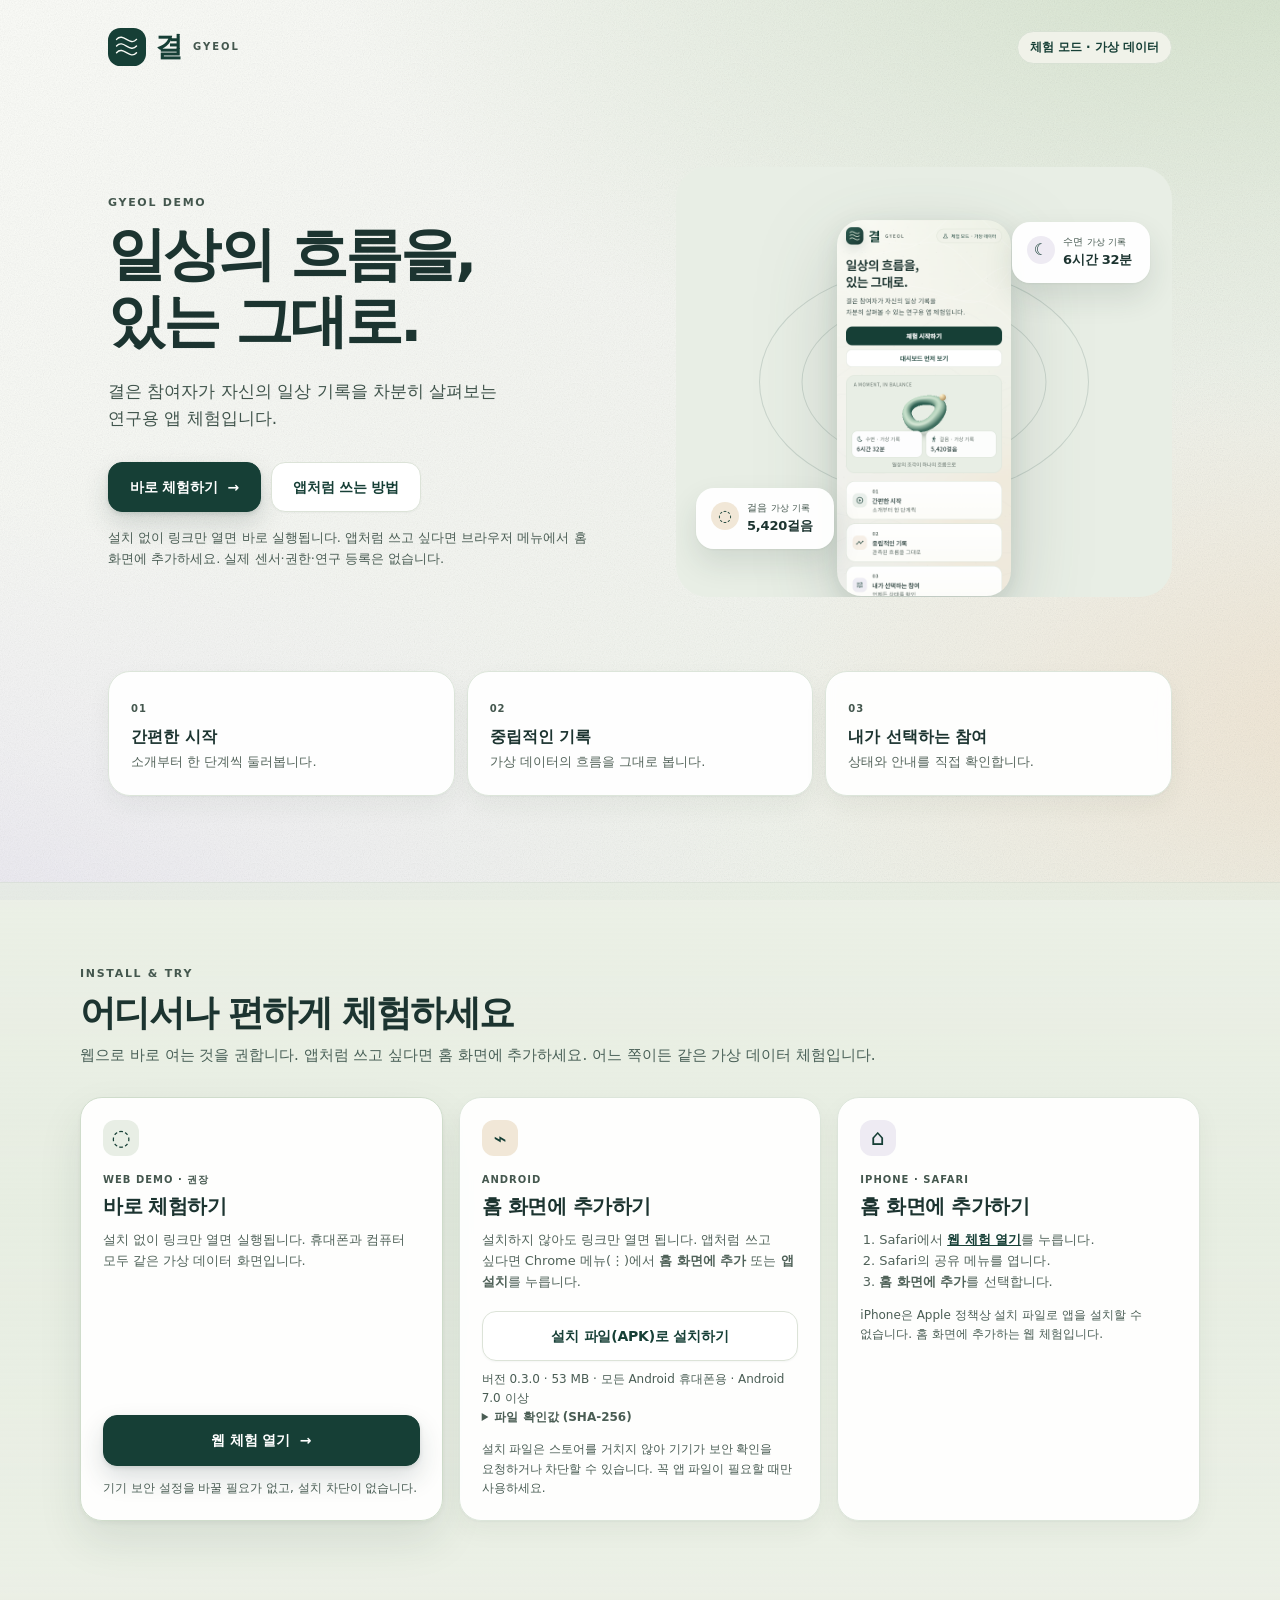
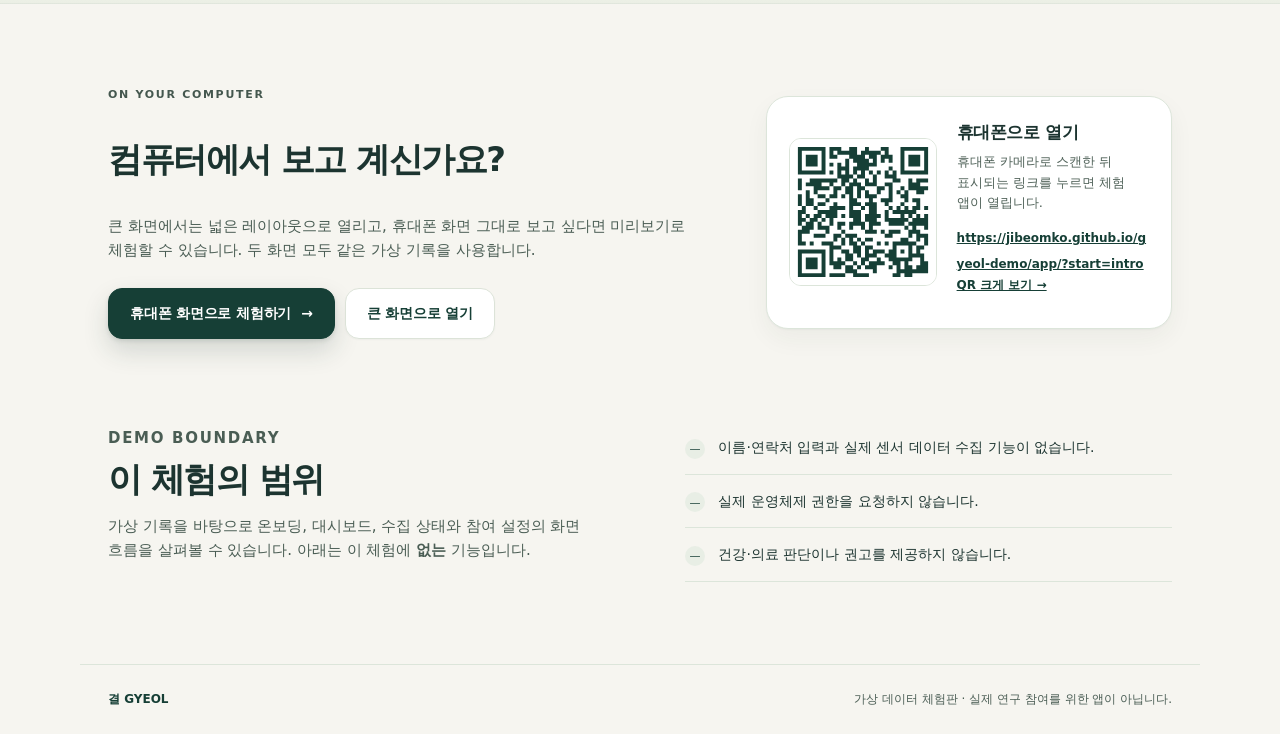
<file: index.html>
<!doctype html>
<html lang="ko">
  <head>
    <meta charset="utf-8" />
    <meta name="viewport" content="width=device-width, initial-scale=1" />
    <meta name="theme-color" content="#163F36" />
    <meta name="description" content="결 GYEOL 가상 데이터 체험 설치 안내" />
    <meta name="robots" content="noindex, nofollow" />
    <title>결 GYEOL · 설치 안내</title>
    <link rel="icon" href="assets/favicon.svg" type="image/svg+xml" />
    <link rel="stylesheet" href="install.css" />
  </head>
  <body>
    <a class="skip-link" href="#main">본문으로 이동</a>
    <header class="site-header">
      <a class="brand" href="./" aria-label="결 GYEOL 설치 안내 첫 화면">
        <img class="brand-mark" src="assets/brand-mark.svg" alt="" width="38" height="38" />
        <span>결</span><small>GYEOL</small>
      </a>
      <span class="demo-pill">체험 모드 · 가상 데이터</span>
    </header>

    <main id="main">
      <section class="hero" aria-labelledby="hero-title">
        <div class="hero-copy">
          <p class="eyebrow">GYEOL DEMO</p>
          <h1 id="hero-title">일상의 흐름을,<br />있는 그대로.</h1>
          <p class="lead">결은 참여자가 자신의 일상 기록을 차분히 살펴보는<br class="desktop-only" /> 연구용 앱 체험입니다.</p>
          <div class="hero-actions">
            <a class="button primary" href="app/">바로 체험하기 <span aria-hidden="true">→</span></a>
            <a class="button secondary" href="#install">앱처럼 쓰는 방법</a>
          </div>
          <p class="hero-note">설치 없이 링크만 열면 바로 실행됩니다. 앱처럼 쓰고 싶다면 브라우저 메뉴에서 홈 화면에 추가하세요. 실제 센서·권한·연구 등록은 없습니다.</p>
        </div>
        <div class="hero-art" aria-label="결 앱 가상 기록 화면 예시">
          <div class="orb orb-one"></div><div class="orb orb-two"></div>
          <img src="assets/welcome-mobile.png" alt="결 앱의 시작 화면" />
          <div class="metric-card sleep"><span>☾</span><p>수면<em>가상 기록</em></p><strong>6시간 32분</strong></div>
          <div class="metric-card steps"><span>◌</span><p>걸음<em>가상 기록</em></p><strong>5,420걸음</strong></div>
        </div>
      </section>

      <section class="truth" aria-label="체험 안내">
        <article><span>01</span><h2>간편한 시작</h2><p>소개부터 한 단계씩 둘러봅니다.</p></article>
        <article><span>02</span><h2>중립적인 기록</h2><p>가상 데이터의 흐름을 그대로 봅니다.</p></article>
        <article><span>03</span><h2>내가 선택하는 참여</h2><p>상태와 안내를 직접 확인합니다.</p></article>
      </section>

      <section class="install" id="install" aria-labelledby="install-title">
        <div class="section-heading"><p class="eyebrow">INSTALL &amp; TRY</p><h2 id="install-title">어디서나 편하게 체험하세요</h2><p>웹으로 바로 여는 것을 권합니다. 앱처럼 쓰고 싶다면 홈 화면에 추가하세요. 어느 쪽이든 같은 가상 데이터 체험입니다.</p></div>
        <div class="install-grid">
          <article class="install-card web-card featured">
            <div class="card-icon">◌</div><p class="card-kicker">WEB DEMO · 권장</p><h3>바로 체험하기</h3>
            <p>설치 없이 링크만 열면 실행됩니다. 휴대폰과 컴퓨터 모두 같은 가상 데이터 화면입니다.</p>
            <a class="button primary wide" href="app/">웹 체험 열기 <span aria-hidden="true">→</span></a>
            <p class="install-note">기기 보안 설정을 바꿀 필요가 없고, 설치 차단이 없습니다.</p>
          </article>
          <article class="install-card android-card">
            <div class="card-icon">⌁</div><p class="card-kicker">ANDROID</p><h3>홈 화면에 추가하기</h3>
            <p>설치하지 않아도 링크만 열면 됩니다. 앱처럼 쓰고 싶다면 Chrome 메뉴(⋮)에서 <strong>홈 화면에 추가</strong> 또는 <strong>앱 설치</strong>를 누릅니다.</p>
            
            <a class="button secondary wide" href="download/">설치 파일(APK)로 설치하기</a>
            <div class="release-meta is-hidden" id="release-meta" aria-live="polite"></div>
            <p class="install-note">설치 파일은 스토어를 거치지 않아 기기가 보안 확인을 요청하거나 차단할 수 있습니다. 꼭 앱 파일이 필요할 때만 사용하세요.</p>
            
          </article>
          <article class="install-card ios-card">
            <div class="card-icon">⌂</div><p class="card-kicker">IPHONE · SAFARI</p><h3>홈 화면에 추가하기</h3>
            <ol><li>Safari에서 <a href="app/">웹 체험 열기</a>를 누릅니다.</li><li>Safari의 공유 메뉴를 엽니다.</li><li><strong>홈 화면에 추가</strong>를 선택합니다.</li></ol>
            <p class="install-note">iPhone은 Apple 정책상 설치 파일로 앱을 설치할 수 없습니다. 홈 화면에 추가하는 웹 체험입니다.</p>
          </article>
        </div>
      </section>

      <section class="computer" id="computer" aria-labelledby="computer-title">
        <div class="computer-copy">
          <p class="eyebrow">ON YOUR COMPUTER</p>
          <h2 id="computer-title">컴퓨터에서 보고 계신가요?</h2>
          <p>큰 화면에서는 넓은 레이아웃으로 열리고, 휴대폰 화면 그대로 보고 싶다면 미리보기로 체험할 수 있습니다. 두 화면 모두 같은 가상 기록을 사용합니다.</p>
          <div class="hero-actions">
            <a class="button primary" href="phone/">휴대폰 화면으로 체험하기 <span aria-hidden="true">→</span></a>
            <a class="button secondary" href="app/">큰 화면으로 열기</a>
          </div>
        </div>
        
        <aside class="qr-card" aria-labelledby="qr-title">
          <img src="assets/qr-app.svg" alt="휴대폰으로 체험 앱을 여는 QR 코드" width="168" height="168" />
          <div>
            <h3 id="qr-title">휴대폰으로 열기</h3>
            <p>휴대폰 카메라로 스캔한 뒤 표시되는 링크를 누르면 체험 앱이 열립니다.</p>
            <a class="share-link" href="https://jibeomko.github.io/gyeol-demo/app/?start=intro">https://jibeomko.github.io/gyeol-demo/app/?start=intro</a>
            <p class="qr-more"><a href="qr/">QR 크게 보기 →</a></p>
          </div>
        </aside>
        
      </section>

      <section class="details" aria-labelledby="details-title">
        <div><p class="eyebrow">DEMO BOUNDARY</p><h2 id="details-title">이 체험의 범위</h2><p>가상 기록을 바탕으로 온보딩, 대시보드, 수집 상태와 참여 설정의 화면 흐름을 살펴볼 수 있습니다. 아래는 이 체험에 <strong>없는</strong> 기능입니다.</p></div>
        <ul>
          <li><span aria-hidden="true">—</span> 이름·연락처 입력과 실제 센서 데이터 수집 기능이 없습니다.</li>
          <li><span aria-hidden="true">—</span> 실제 운영체제 권한을 요청하지 않습니다.</li>
          <li><span aria-hidden="true">—</span> 건강·의료 판단이나 권고를 제공하지 않습니다.</li>
        </ul>
      </section>
    </main>
    <footer><span>결 GYEOL</span><p>가상 데이터 체험판 · 실제 연구 참여를 위한 앱이 아닙니다.</p></footer>
    <script src="install.js"></script>
  </body>
</html>
</file>
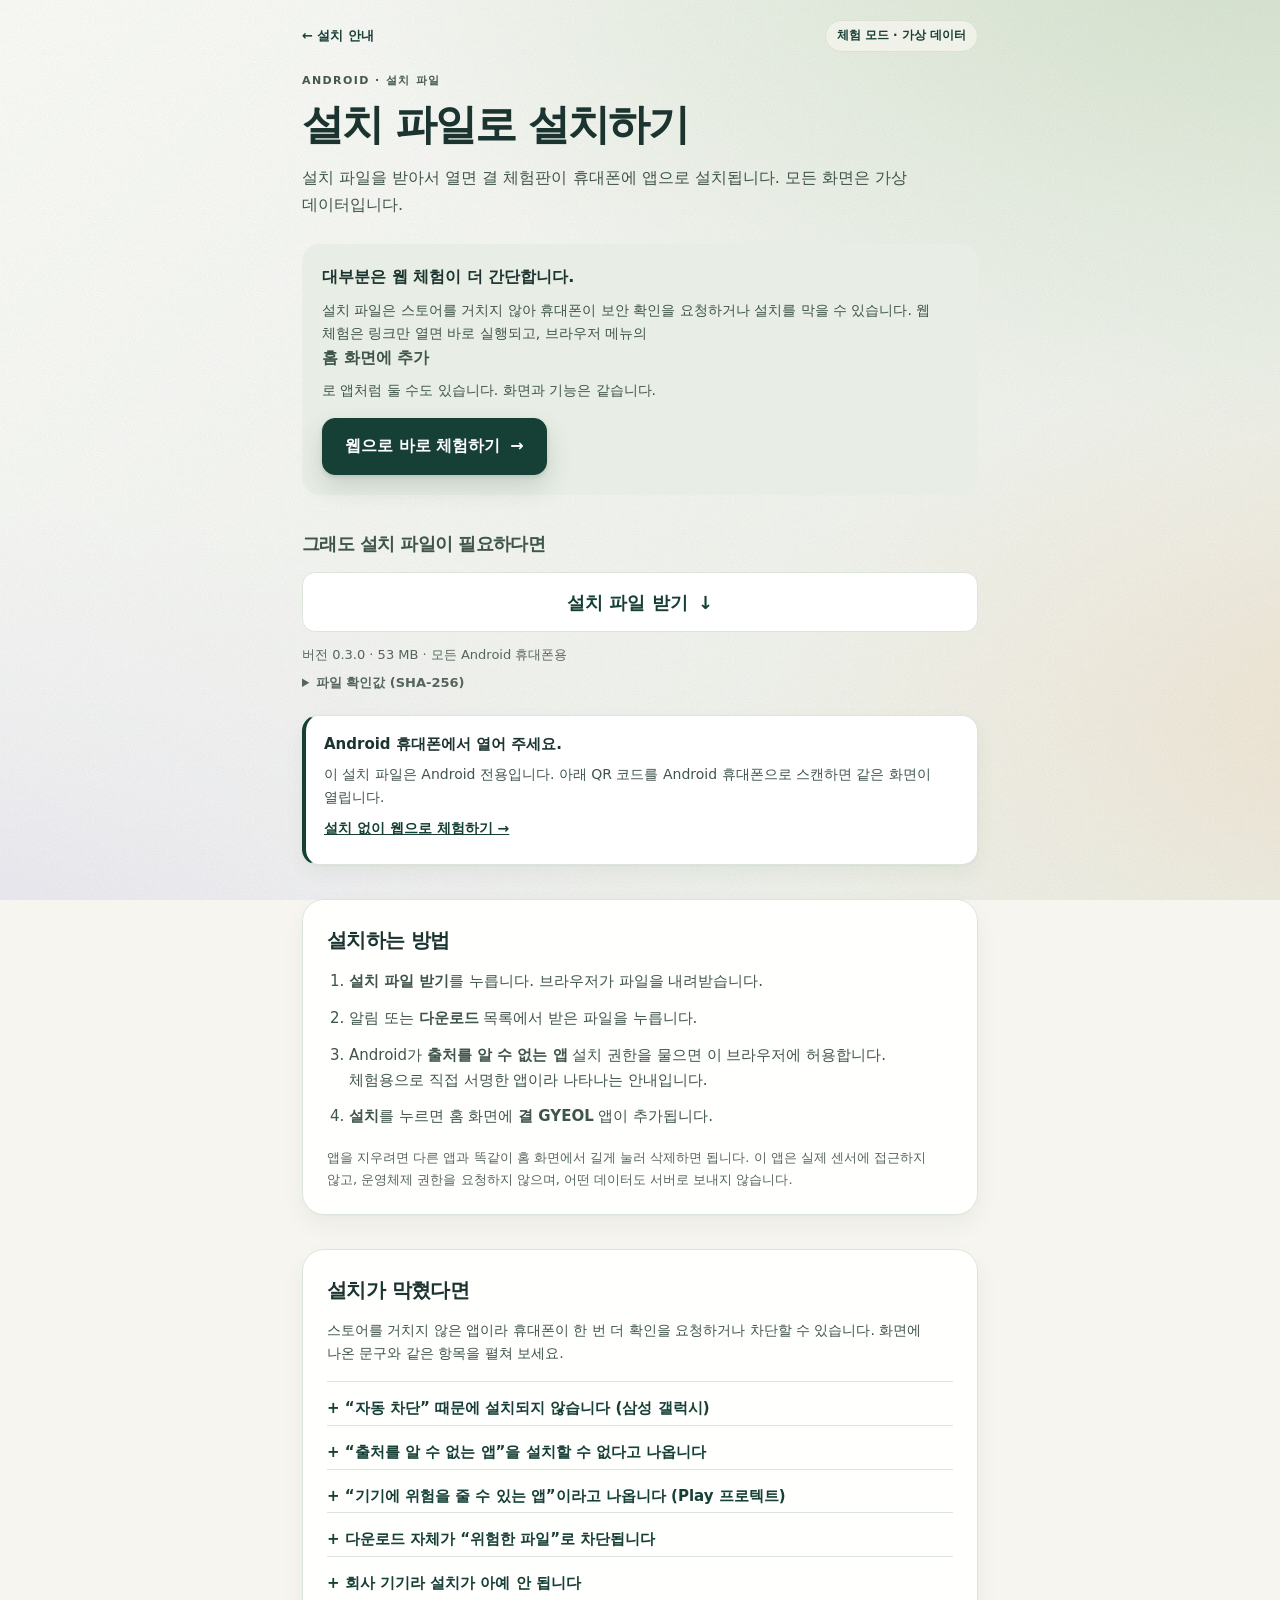
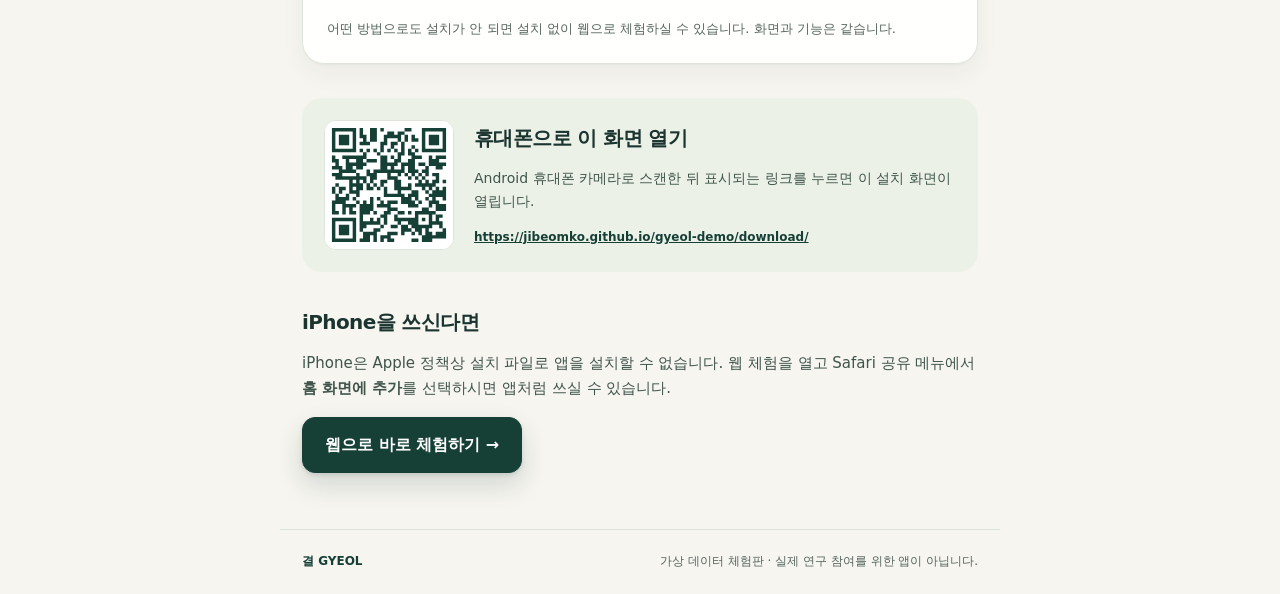
<file: download/index.html>
<!doctype html>
<html lang="ko">
  <head>
    <meta charset="utf-8" />
    <meta name="viewport" content="width=device-width, initial-scale=1" />
    <meta name="theme-color" content="#163F36" />
    <meta name="description" content="결 GYEOL 체험판 Android 설치 파일 받기" />
    <meta name="robots" content="noindex, nofollow" />
    <title>결 GYEOL · 체험판 앱 설치</title>
    <link rel="icon" href="../assets/favicon.svg" type="image/svg+xml" />
    <link rel="stylesheet" href="download.css" />
  </head>
  <body>
    <a class="skip-link" href="#main">본문으로 이동</a>
    <header class="bar">
      <a class="back" href="../"><span aria-hidden="true">←</span> 설치 안내</a>
      <span class="demo-pill">체험 모드 · 가상 데이터</span>
    </header>

    <main id="main">
      <section class="lead-block">
        <p class="eyebrow">ANDROID · 설치 파일</p>
        <h1>설치 파일로 설치하기</h1>
        <p class="lead">설치 파일을 받아서 열면 결 체험판이 휴대폰에 앱으로 설치됩니다. 모든 화면은 가상 데이터입니다.</p>

        <div class="recommend">
          <strong>대부분은 웹 체험이 더 간단합니다.</strong>
          <p>설치 파일은 스토어를 거치지 않아 휴대폰이 보안 확인을 요청하거나 설치를 막을 수 있습니다. 웹 체험은 링크만 열면 바로 실행되고, 브라우저 메뉴의 <strong>홈 화면에 추가</strong>로 앱처럼 둘 수도 있습니다. 화면과 기능은 같습니다.</p>
          <a class="button primary" href="../app/">웹으로 바로 체험하기 <span aria-hidden="true">→</span></a>
        </div>

        <h2 class="sub">그래도 설치 파일이 필요하다면</h2>

        <div class="cta-block">
          <a class="button secondary big" id="apk-link" href="../downloads/gyeol-demo.apk" download>설치 파일 받기 <span aria-hidden="true">↓</span></a>
          <p class="file-meta" id="file-meta" aria-live="polite"></p>
          <p class="restart" id="restart" hidden>다운로드가 시작되지 않았다면 위 버튼을 다시 눌러 주세요.</p>
        </div>

        <div class="notice" id="not-android" hidden>
          <strong id="not-android-title">Android 휴대폰에서 열어 주세요.</strong>
          <p id="not-android-body">이 설치 파일은 Android 전용입니다. 아래 QR 코드를 Android 휴대폰으로 스캔하면 같은 화면이 열립니다.</p>
          <p><a href="../app/">설치 없이 웹으로 체험하기 →</a></p>
        </div>
      </section>

      <section class="steps" aria-labelledby="steps-title">
        <h2 id="steps-title">설치하는 방법</h2>
        <ol>
          <li><strong>설치 파일 받기</strong>를 누릅니다. 브라우저가 파일을 내려받습니다.</li>
          <li>알림 또는 <strong>다운로드</strong> 목록에서 받은 파일을 누릅니다.</li>
          <li>Android가 <strong>출처를 알 수 없는 앱</strong> 설치 권한을 물으면 이 브라우저에 허용합니다. 체험용으로 직접 서명한 앱이라 나타나는 안내입니다.</li>
          <li><strong>설치</strong>를 누르면 홈 화면에 <strong>결 GYEOL</strong> 앱이 추가됩니다.</li>
        </ol>
        <p class="note">앱을 지우려면 다른 앱과 똑같이 홈 화면에서 길게 눌러 삭제하면 됩니다. 이 앱은 실제 센서에 접근하지 않고, 운영체제 권한을 요청하지 않으며, 어떤 데이터도 서버로 보내지 않습니다.</p>
      </section>

      <section class="trouble" aria-labelledby="trouble-title">
        <h2 id="trouble-title">설치가 막혔다면</h2>
        <p class="trouble-lead">스토어를 거치지 않은 앱이라 휴대폰이 한 번 더 확인을 요청하거나 차단할 수 있습니다. 화면에 나온 문구와 같은 항목을 펼쳐 보세요.</p>

        <details>
          <summary>“자동 차단” 때문에 설치되지 않습니다 (삼성 갤럭시)</summary>
          <p>갤럭시의 <strong>자동 차단</strong>은 스토어 밖에서 받은 앱의 설치를 모두 막습니다. 최신 기종에서는 기본으로 켜져 있습니다.</p>
          <ol>
            <li><strong>설정</strong> → <strong>보안 및 개인정보 보호</strong>로 이동합니다.</li>
            <li><strong>자동 차단</strong>을 누릅니다.</li>
            <li><strong>승인되지 않은 앱 설치 차단</strong>을 끕니다.</li>
            <li>설치를 마친 뒤 다시 켜 두셔도 앱은 그대로 실행됩니다.</li>
          </ol>
        </details>

        <details>
          <summary>“출처를 알 수 없는 앱”을 설치할 수 없다고 나옵니다</summary>
          <p>파일을 연 앱(보통 Chrome 또는 내 파일)에 설치 권한을 한 번 허용해야 합니다.</p>
          <ol>
            <li>안내 화면의 <strong>설정</strong> 버튼을 누릅니다. 바로 해당 화면으로 이동합니다.</li>
            <li>직접 찾으려면 <strong>설정</strong> → <strong>앱</strong> → 오른쪽 위 메뉴 → <strong>특별한 접근 권한</strong> → <strong>알 수 없는 앱 설치</strong>로 갑니다.</li>
            <li>파일을 연 앱을 고르고 <strong>이 출처 허용</strong>을 켭니다.</li>
            <li>돌아가서 받은 파일을 다시 누릅니다.</li>
          </ol>
        </details>

        <details>
          <summary>“기기에 위험을 줄 수 있는 앱”이라고 나옵니다 (Play 프로텍트)</summary>
          <p>Google Play 프로텍트는 스토어에 등록되지 않은 앱을 모르는 앱으로 표시합니다. 이 체험판은 스토어에 등록하지 않았습니다.</p>
          <ol>
            <li>경고 화면에서 <strong>자세히</strong>를 누릅니다.</li>
            <li><strong>무시하고 설치</strong>를 선택합니다.</li>
          </ol>
          <p>아래 <strong>파일 확인값(SHA-256)</strong>이 받은 파일의 값과 같으면 전달 과정에서 바뀌지 않은 파일입니다.</p>
        </details>

        <details>
          <summary>다운로드 자체가 “위험한 파일”로 차단됩니다</summary>
          <p>브라우저가 설치 파일 내려받기를 막는 경우입니다.</p>
          <ol>
            <li>다운로드 알림이나 목록에서 <strong>계속</strong> 또는 <strong>위험한 파일 유지</strong>를 누릅니다.</li>
            <li>카카오톡·인스타그램 등 앱 안의 브라우저라면 더보기 메뉴에서 <strong>Chrome으로 열기</strong>를 선택한 뒤 다시 시도합니다.</li>
          </ol>
        </details>

        <details>
          <summary>회사 기기라 설치가 아예 안 됩니다</summary>
          <p>회사에서 관리하는 휴대폰은 관리자 정책으로 스토어 밖 앱 설치를 막아 둡니다. 이 경우 설정으로 풀 수 없습니다. 아래 웹 체험을 이용하세요.</p>
        </details>

        <p class="note">어떤 방법으로도 설치가 안 되면 설치 없이 웹으로 체험하실 수 있습니다. 화면과 기능은 같습니다.</p>
      </section>

      
      <section class="qr-block" aria-labelledby="qr-title">
        <img src="../assets/qr-download.svg" alt="이 설치 화면을 여는 QR 코드" width="150" height="150" />
        <div>
          <h2 id="qr-title">휴대폰으로 이 화면 열기</h2>
          <p>Android 휴대폰 카메라로 스캔한 뒤 표시되는 링크를 누르면 이 설치 화면이 열립니다.</p>
          <a class="share-link" href="https://jibeomko.github.io/gyeol-demo/download/">https://jibeomko.github.io/gyeol-demo/download/</a>
        </div>
      </section>
      

      <section class="alt" aria-labelledby="alt-title">
        <h2 id="alt-title">iPhone을 쓰신다면</h2>
        <p>iPhone은 Apple 정책상 설치 파일로 앱을 설치할 수 없습니다. 웹 체험을 열고 Safari 공유 메뉴에서 <strong>홈 화면에 추가</strong>를 선택하시면 앱처럼 쓰실 수 있습니다.</p>
        <p><a class="button primary" href="../app/">웹으로 바로 체험하기 →</a></p>
      </section>
    </main>

    <footer><span>결 GYEOL</span><p>가상 데이터 체험판 · 실제 연구 참여를 위한 앱이 아닙니다.</p></footer>
    <script src="download.js"></script>
  </body>
</html>
</file>
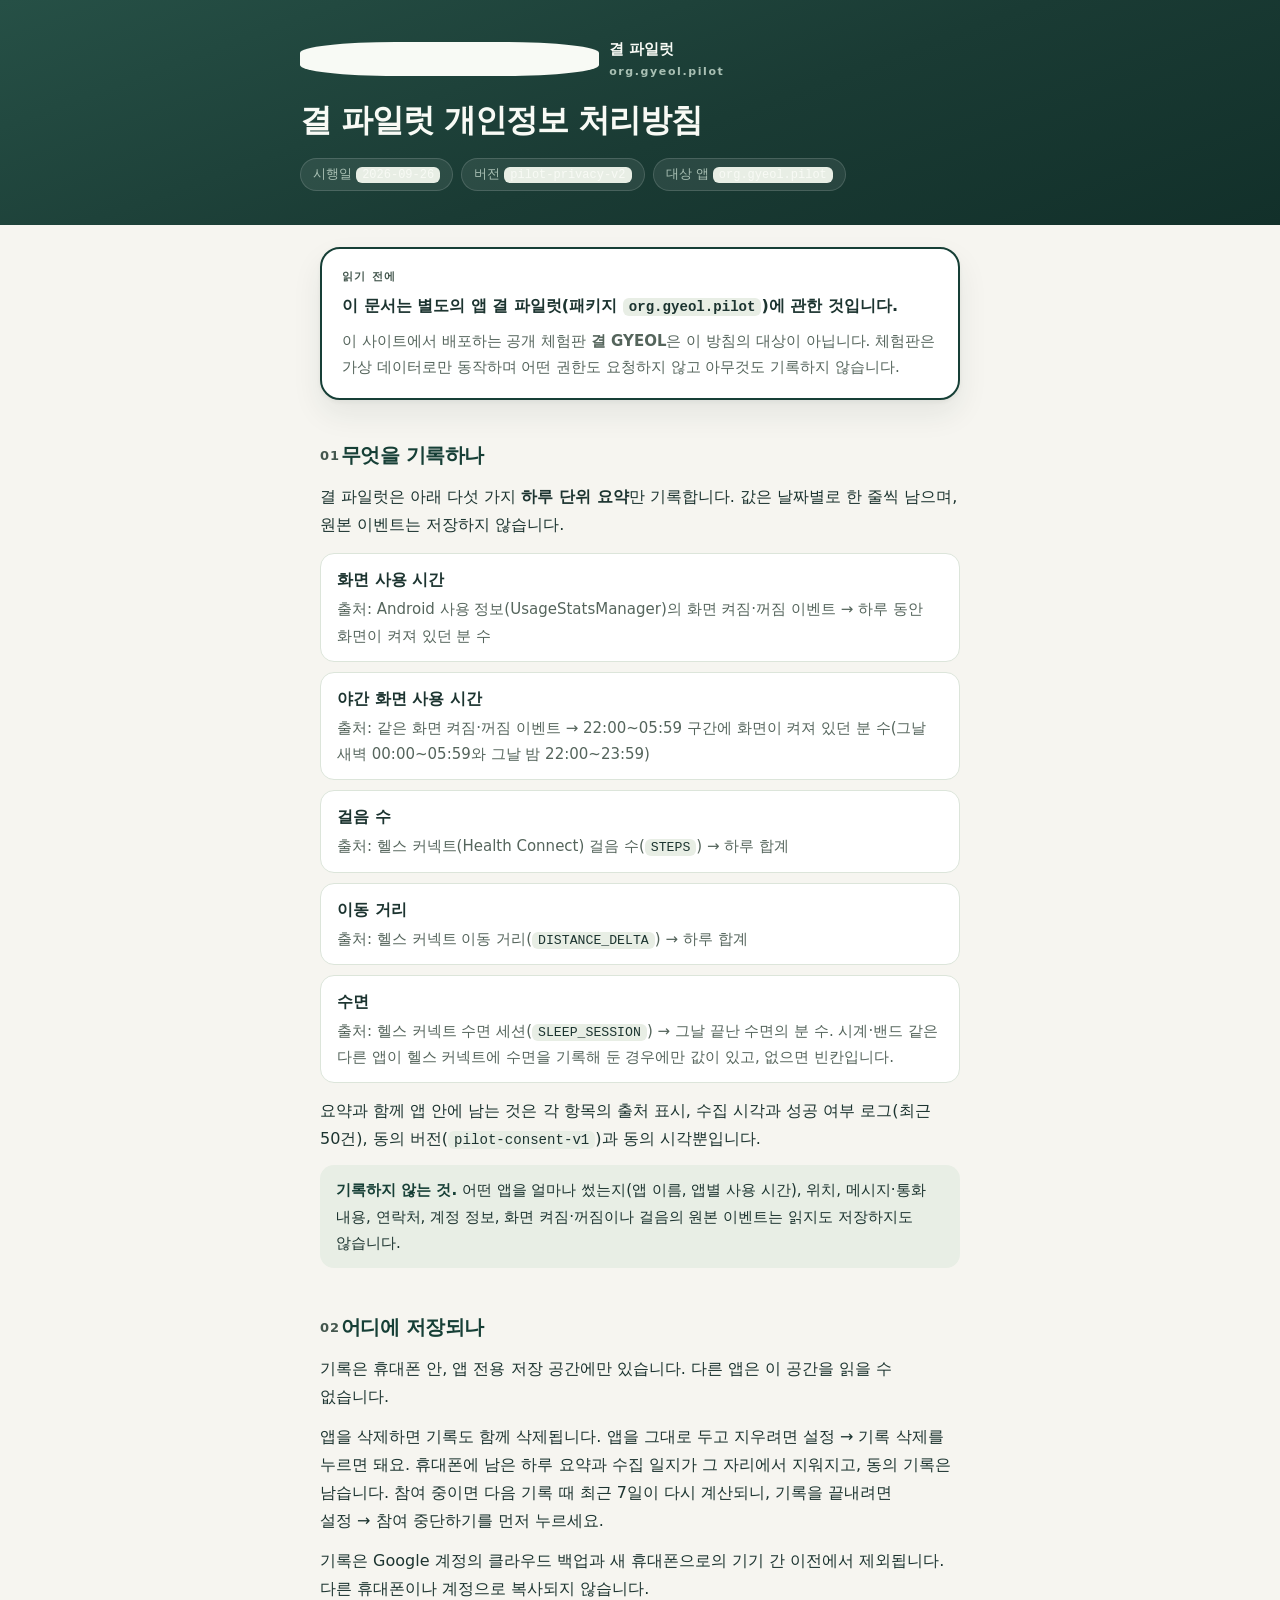
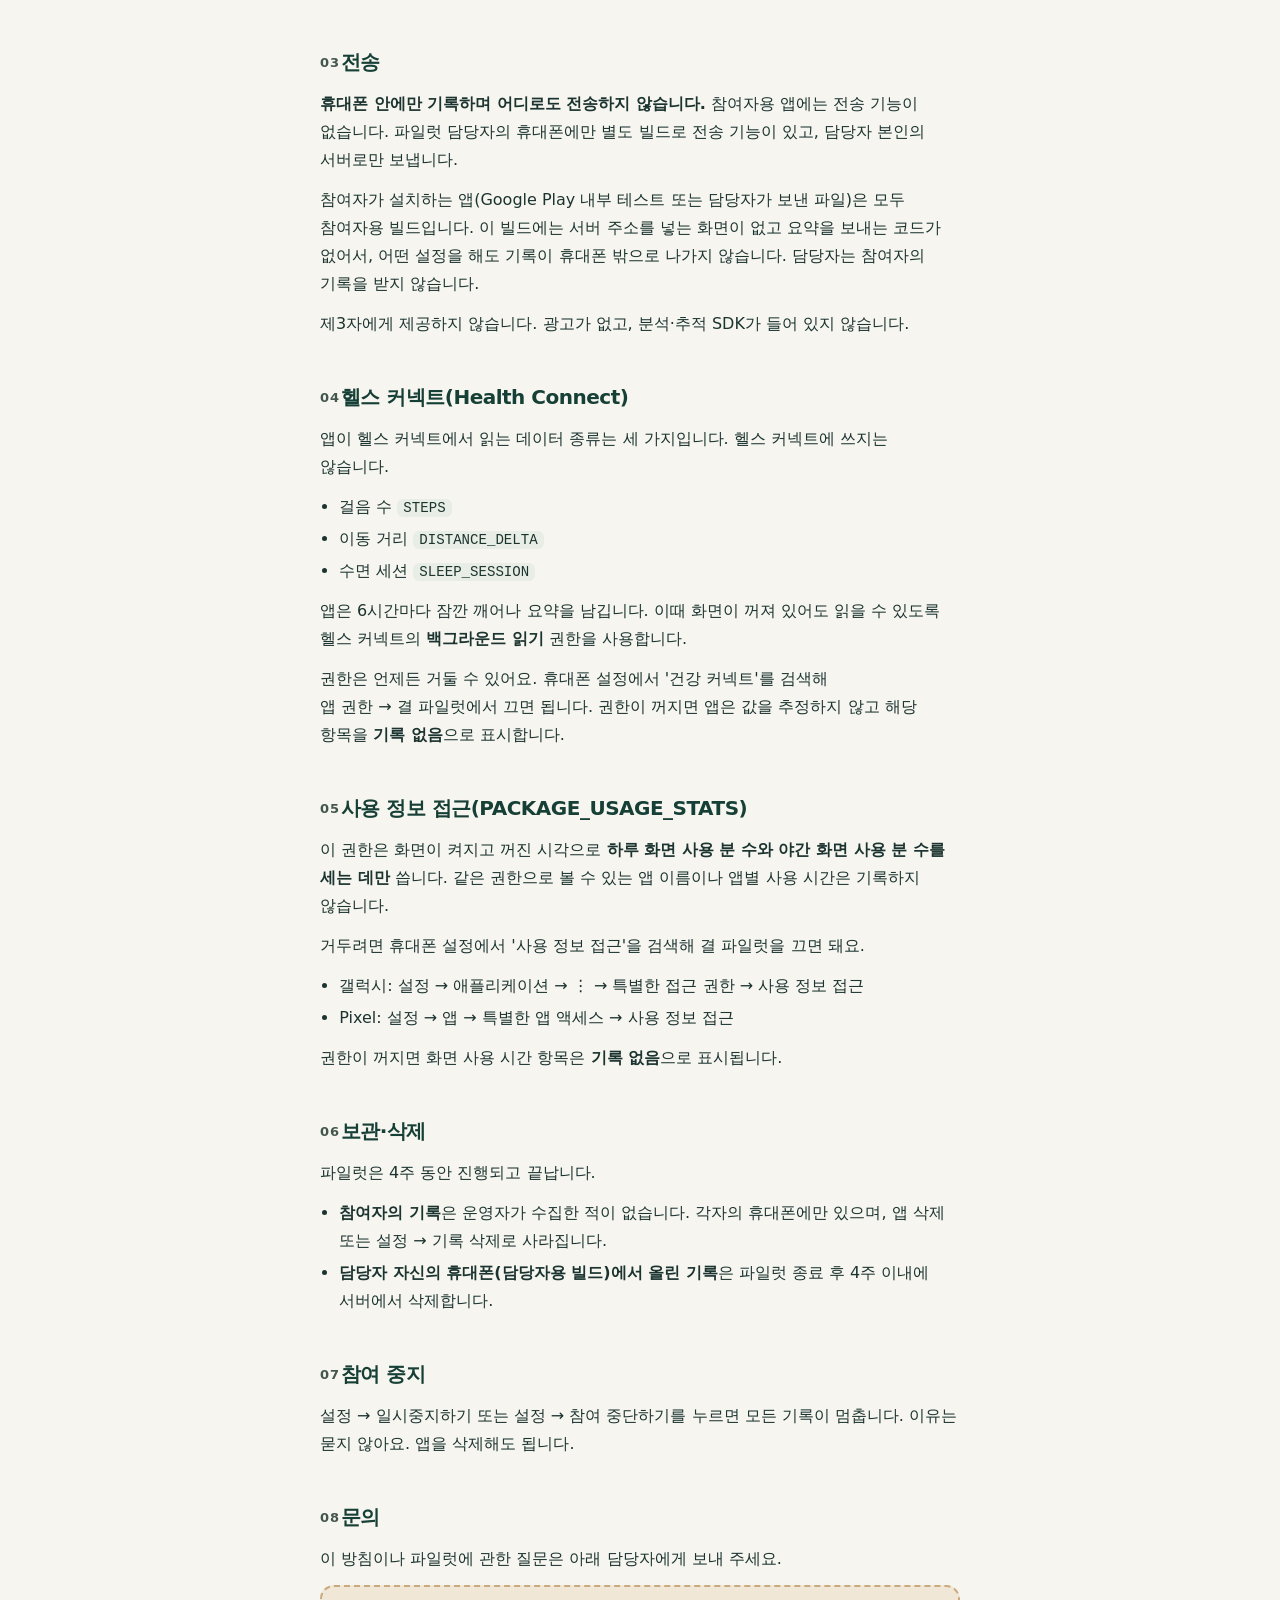
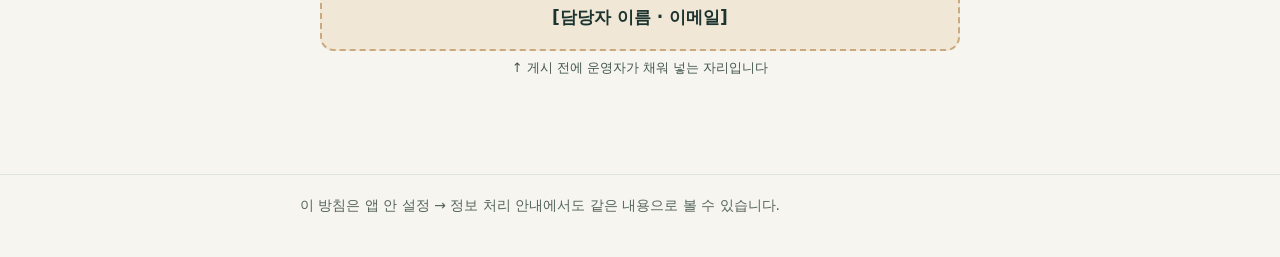
<file: pilot-privacy/index.html>
<!doctype html>
<html lang="ko">
  <head>
    <meta charset="utf-8" />
    <meta name="viewport" content="width=device-width, initial-scale=1" />
    <meta name="theme-color" content="#163F36" />
    <meta name="robots" content="noindex, nofollow" />
    <meta name="description" content="결 파일럿(org.gyeol.pilot) 개인정보 처리방침 · pilot-privacy-v2" />
    <title>결 파일럿 개인정보 처리방침</title>
    <link rel="icon" href="../assets/favicon.svg" type="image/svg+xml" />
    <style>
      /* colours from design/tokens.json */
      :root{--forest:#163F36;--ink:#1C3430;--text-secondary:#55655C;--text-label:#44574E;--line:#DCE5DA;--sage:#E8EEE5;--sage-deep:#DCE7D6;--peach:#F1E7D7;--cream:#F6F5F0;--white:#FFFFFF;--on-shell:#F8FAF5;--on-shell-muted:#A9C0B4;--radius-card:20px;--radius-control:14px}
      *{box-sizing:border-box}
      body{margin:0;background:var(--cream);color:var(--ink);font-family:system-ui,-apple-system,BlinkMacSystemFont,"Apple SD Gothic Neo","Noto Sans KR",sans-serif;font-size:16px;line-height:1.75;word-break:keep-all;overflow-wrap:anywhere;-webkit-text-size-adjust:100%}
      header{background:linear-gradient(160deg,#265046 0%,#1A3B34 55%,#12302A 100%);color:var(--on-shell);padding:36px 20px 30px}
      .wrap{max-width:680px;margin:0 auto}
      .brand{display:flex;align-items:center;gap:10px;margin-bottom:18px}
      .mark{width:34px;height:34px;background:var(--on-shell);border-radius:32%;display:grid;align-content:center;gap:4px;padding:0 22%;flex:none}
      .mark i{height:2px;border-radius:5px;background:var(--forest);transform:skewY(-14deg)}
      .brand b{font-size:15px;letter-spacing:-.2px}
      .brand small{display:block;font-size:11px;letter-spacing:1.6px;color:var(--on-shell-muted);font-weight:700}
      h1{font-size:clamp(24px,6vw,32px);line-height:1.25;letter-spacing:-1px;margin:0 0 14px}
      .meta{margin:0;padding:0;list-style:none;display:flex;flex-wrap:wrap;gap:8px}
      .meta li{font-size:13px;color:var(--on-shell-muted);background:rgba(255,255,255,.08);border:1px solid rgba(255,255,255,.14);border-radius:100px;padding:4px 12px}
      .meta li code{color:var(--on-shell);font-family:ui-monospace,SFMono-Regular,Menlo,monospace;font-size:12px}
      main{padding:22px 20px 60px}
      .notice{background:var(--white);border:2px solid var(--forest);border-radius:var(--radius-card);padding:18px 20px;margin:0 0 30px;box-shadow:0 2px 4px rgba(31,54,48,.05),0 14px 30px rgba(31,54,48,.08)}
      .notice .kicker{display:block;font-size:11px;letter-spacing:1.4px;font-weight:700;color:var(--text-label);margin-bottom:6px}
      .notice p{margin:0;font-weight:600}
      .notice p+p{margin-top:8px;font-weight:400;color:var(--text-secondary);font-size:15px}
      section{margin:0 0 34px}
      h2{font-size:20px;letter-spacing:-.5px;margin:0 0 10px;padding-top:8px;color:var(--forest)}
      h2 span{display:inline-block;min-width:1.6em;color:var(--text-label);font-size:13px;letter-spacing:1px;font-weight:700;vertical-align:2px}
      p{margin:0 0 12px}
      ul{margin:0 0 12px;padding-left:1.2em}
      li{margin:4px 0}
      dl{margin:14px 0;display:grid;gap:10px}
      dl div{background:var(--white);border:1px solid var(--line);border-radius:var(--radius-control);padding:12px 16px}
      dt{font-weight:700;margin-bottom:2px}
      dd{margin:0;color:var(--text-secondary);font-size:15px}
      dd code,p code,li code{font-family:ui-monospace,SFMono-Regular,Menlo,monospace;font-size:.88em;background:var(--sage);border-radius:6px;padding:1px 6px;color:var(--ink)}
      .quiet{background:var(--sage);border-radius:var(--radius-control);padding:12px 16px;font-size:15px;color:var(--ink);margin:12px 0}
      .quiet strong{color:var(--forest)}
      .path{white-space:nowrap}
      .placeholder{display:block;border:2px dashed #C9A97E;background:var(--peach);border-radius:var(--radius-control);padding:16px 18px;text-align:center;font-weight:700;font-size:17px;color:var(--ink);margin:12px 0 6px}
      .placeholder-note{display:block;font-size:13px;color:var(--text-label);text-align:center;margin-bottom:12px}
      footer{border-top:1px solid var(--line);padding:18px 20px 40px;color:var(--text-secondary);font-size:14px}
      footer p{margin:0}
    </style>
  </head>
  <body>
    <header>
      <div class="wrap">
        <div class="brand" aria-label="결 파일럿">
          <span class="mark" aria-hidden="true"><i></i><i></i><i></i></span>
          <b>결 파일럿<small>org.gyeol.pilot</small></b>
        </div>
        <h1>결 파일럿 개인정보 처리방침</h1>
        <ul class="meta">
          <li>시행일 <code>2026-09-26</code></li>
          <li>버전 <code>pilot-privacy-v2</code></li>
          <li>대상 앱 <code>org.gyeol.pilot</code></li>
        </ul>
      </div>
    </header>

    <main class="wrap">
      <aside class="notice" role="note">
        <span class="kicker">읽기 전에</span>
        <p>이 문서는 별도의 앱 <strong>결 파일럿</strong>(패키지 <code>org.gyeol.pilot</code>)에 관한 것입니다.</p>
        <p>이 사이트에서 배포하는 공개 체험판 <strong>결 GYEOL</strong>은 이 방침의 대상이 아닙니다. 체험판은 가상 데이터로만 동작하며 어떤 권한도 요청하지 않고 아무것도 기록하지 않습니다.</p>
      </aside>

      <section id="what">
        <h2><span>01</span>무엇을 기록하나</h2>
        <p>결 파일럿은 아래 다섯 가지 <strong>하루 단위 요약</strong>만 기록합니다. 값은 날짜별로 한 줄씩 남으며, 원본 이벤트는 저장하지 않습니다.</p>
        <dl>
          <div>
            <dt>화면 사용 시간</dt>
            <dd>출처: Android 사용 정보(UsageStatsManager)의 화면 켜짐·꺼짐 이벤트 → 하루 동안 화면이 켜져 있던 분 수</dd>
          </div>
          <div>
            <dt>야간 화면 사용 시간</dt>
            <dd>출처: 같은 화면 켜짐·꺼짐 이벤트 → 22:00~05:59 구간에 화면이 켜져 있던 분 수(그날 새벽 00:00~05:59와 그날 밤 22:00~23:59)</dd>
          </div>
          <div>
            <dt>걸음 수</dt>
            <dd>출처: 헬스 커넥트(Health Connect) 걸음 수(<code>STEPS</code>) → 하루 합계</dd>
          </div>
          <div>
            <dt>이동 거리</dt>
            <dd>출처: 헬스 커넥트 이동 거리(<code>DISTANCE_DELTA</code>) → 하루 합계</dd>
          </div>
          <div>
            <dt>수면</dt>
            <dd>출처: 헬스 커넥트 수면 세션(<code>SLEEP_SESSION</code>) → 그날 끝난 수면의 분 수. 시계·밴드 같은 다른 앱이 헬스 커넥트에 수면을 기록해 둔 경우에만 값이 있고, 없으면 빈칸입니다.</dd>
          </div>
        </dl>
        <p>요약과 함께 앱 안에 남는 것은 각 항목의 출처 표시, 수집 시각과 성공 여부 로그(최근 50건), 동의 버전(<code>pilot-consent-v1</code>)과 동의 시각뿐입니다.</p>
        <div class="quiet">
          <strong>기록하지 않는 것.</strong> 어떤 앱을 얼마나 썼는지(앱 이름, 앱별 사용 시간), 위치, 메시지·통화 내용, 연락처, 계정 정보, 화면 켜짐·꺼짐이나 걸음의 원본 이벤트는 읽지도 저장하지도 않습니다.
        </div>
      </section>

      <section id="where">
        <h2><span>02</span>어디에 저장되나</h2>
        <p>기록은 휴대폰 안, 앱 전용 저장 공간에만 있습니다. 다른 앱은 이 공간을 읽을 수 없습니다.</p>
        <p>앱을 삭제하면 기록도 함께 삭제됩니다. 앱을 그대로 두고 지우려면 <span class="path">설정 → 기록 삭제</span>를 누르면 돼요. 휴대폰에 남은 하루 요약과 수집 일지가 그 자리에서 지워지고, 동의 기록은 남습니다. 참여 중이면 다음 기록 때 최근 7일이 다시 계산되니, 기록을 끝내려면 <span class="path">설정 → 참여 중단하기</span>를 먼저 누르세요.</p>
        <p>기록은 Google 계정의 클라우드 백업과 새 휴대폰으로의 기기 간 이전에서 제외됩니다. 다른 휴대폰이나 계정으로 복사되지 않습니다.</p>
      </section>

      <section id="transfer">
        <h2><span>03</span>전송</h2>
        <p><strong>휴대폰 안에만 기록하며 어디로도 전송하지 않습니다.</strong> 참여자용 앱에는 전송 기능이 없습니다. 파일럿 담당자의 휴대폰에만 별도 빌드로 전송 기능이 있고, 담당자 본인의 서버로만 보냅니다.</p>
        <p>참여자가 설치하는 앱(Google Play 내부 테스트 또는 담당자가 보낸 파일)은 모두 참여자용 빌드입니다. 이 빌드에는 서버 주소를 넣는 화면이 없고 요약을 보내는 코드가 없어서, 어떤 설정을 해도 기록이 휴대폰 밖으로 나가지 않습니다. 담당자는 참여자의 기록을 받지 않습니다.</p>
        <p>제3자에게 제공하지 않습니다. 광고가 없고, 분석·추적 SDK가 들어 있지 않습니다.</p>
      </section>

      <section id="health-connect">
        <h2><span>04</span>헬스 커넥트(Health Connect)</h2>
        <p>앱이 헬스 커넥트에서 읽는 데이터 종류는 세 가지입니다. 헬스 커넥트에 쓰지는 않습니다.</p>
        <ul>
          <li>걸음 수 <code>STEPS</code></li>
          <li>이동 거리 <code>DISTANCE_DELTA</code></li>
          <li>수면 세션 <code>SLEEP_SESSION</code></li>
        </ul>
        <p>앱은 6시간마다 잠깐 깨어나 요약을 남깁니다. 이때 화면이 꺼져 있어도 읽을 수 있도록 헬스 커넥트의 <strong>백그라운드 읽기</strong> 권한을 사용합니다.</p>
        <p>권한은 언제든 거둘 수 있어요. 휴대폰 설정에서 '건강 커넥트'를 검색해 <span class="path">앱 권한 → 결 파일럿</span>에서 끄면 됩니다. 권한이 꺼지면 앱은 값을 추정하지 않고 해당 항목을 <strong>기록 없음</strong>으로 표시합니다.</p>
      </section>

      <section id="usage-access">
        <h2><span>05</span>사용 정보 접근(PACKAGE_USAGE_STATS)</h2>
        <p>이 권한은 화면이 켜지고 꺼진 시각으로 <strong>하루 화면 사용 분 수와 야간 화면 사용 분 수를 세는 데만</strong> 씁니다. 같은 권한으로 볼 수 있는 앱 이름이나 앱별 사용 시간은 기록하지 않습니다.</p>
        <p>거두려면 휴대폰 설정에서 '사용 정보 접근'을 검색해 결 파일럿을 끄면 돼요.</p>
        <ul>
          <li>갤럭시: <span class="path">설정 → 애플리케이션 → ⋮ → 특별한 접근 권한 → 사용 정보 접근</span></li>
          <li>Pixel: <span class="path">설정 → 앱 → 특별한 앱 액세스 → 사용 정보 접근</span></li>
        </ul>
        <p>권한이 꺼지면 화면 사용 시간 항목은 <strong>기록 없음</strong>으로 표시됩니다.</p>
      </section>

      <section id="retention">
        <h2><span>06</span>보관·삭제</h2>
        <p>파일럿은 4주 동안 진행되고 끝납니다.</p>
        <ul>
          <li><strong>참여자의 기록</strong>은 운영자가 수집한 적이 없습니다. 각자의 휴대폰에만 있으며, 앱 삭제 또는 <span class="path">설정 → 기록 삭제</span>로 사라집니다.</li>
          <li><strong>담당자 자신의 휴대폰(담당자용 빌드)에서 올린 기록</strong>은 파일럿 종료 후 4주 이내에 서버에서 삭제합니다.</li>
        </ul>
      </section>

      <section id="stop">
        <h2><span>07</span>참여 중지</h2>
        <p><span class="path">설정 → 일시중지하기</span> 또는 <span class="path">설정 → 참여 중단하기</span>를 누르면 모든 기록이 멈춥니다. 이유는 묻지 않아요. 앱을 삭제해도 됩니다.</p>
      </section>

      <section id="contact">
        <h2><span>08</span>문의</h2>
        <p>이 방침이나 파일럿에 관한 질문은 아래 담당자에게 보내 주세요.</p>
        <span class="placeholder">[담당자 이름 · 이메일]</span>
        <span class="placeholder-note">↑ 게시 전에 운영자가 채워 넣는 자리입니다</span>
      </section>
    </main>

    <footer>
      <div class="wrap">
        <p>이 방침은 앱 안 <span class="path">설정 → 정보 처리 안내</span>에서도 같은 내용으로 볼 수 있습니다.</p>
      </div>
    </footer>
  </body>
</html>
</file>
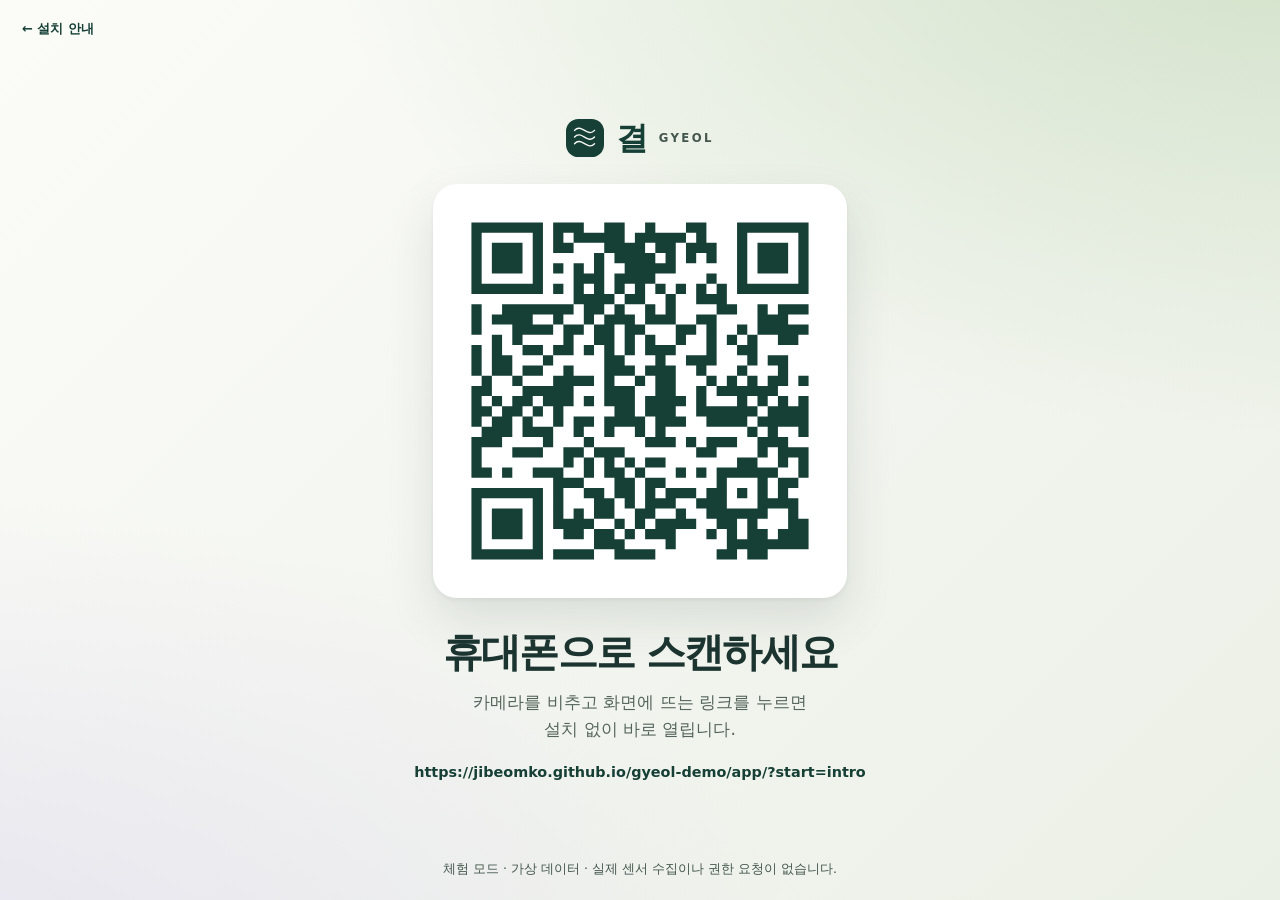
<file: qr/index.html>
<!doctype html>
<html lang="ko">
  <head>
    <meta charset="utf-8" />
    <meta name="viewport" content="width=device-width, initial-scale=1" />
    <meta name="theme-color" content="#163F36" />
    <meta name="description" content="결 GYEOL 체험 QR 코드" />
    <meta name="robots" content="noindex, nofollow" />
    <title>결 GYEOL · 체험 QR</title>
    <link rel="icon" href="../assets/favicon.svg" type="image/svg+xml" />
    <link rel="stylesheet" href="qr.css" />
  </head>
  <body>
    <a class="back" href="../">← 설치 안내</a>
    <main>
      <div class="brand" aria-label="결 GYEOL">
        <img class="mark" src="../assets/brand-mark.svg" alt="" width="40" height="40" />
        <span class="name">결</span><small>GYEOL</small>
      </div>

      
      <figure class="code">
        <img src="../assets/qr-app.svg" alt="결 GYEOL 체험 앱을 여는 QR 코드" />
      </figure>
      <h1>휴대폰으로 스캔하세요</h1>
      <p class="how">카메라를 비추고 화면에 뜨는 링크를 누르면 설치 없이 바로 열립니다.</p>
      <p class="url"><a href="https://jibeomko.github.io/gyeol-demo/app/?start=intro">https://jibeomko.github.io/gyeol-demo/app/?start=intro</a></p>
      

      <p class="note">체험 모드 · 가상 데이터 · 실제 센서 수집이나 권한 요청이 없습니다.</p>
    </main>
  </body>
</html>
</file>
<file: install.css>
/*>>>generated from design/tokens.json*/:root{--forest:#163f36;--ink:#1c3430;--text-secondary:#55655c;--text-label:#44574e;--line:#dce5da;--sage:#e8eee5;--lavender:#eeebf3;--peach:#f1e7d7;--cream:#f6f5f0;--white:#ffffff}/*<<<generated*/*{box-sizing:border-box}html{scroll-behavior:smooth}body{margin:0;background:var(--cream);color:var(--ink);position:relative;font-family:system-ui,-apple-system,BlinkMacSystemFont,"Apple SD Gothic Neo","Noto Sans KR",sans-serif;line-height:1.6}.skip-link{position:absolute;left:12px;top:-50px;background:var(--forest);color:#fff;padding:8px 12px;border-radius:8px;z-index:5}.skip-link:focus{top:12px}.site-header{max-width:1120px;margin:auto;padding:25px 28px;display:flex;align-items:center;justify-content:space-between}.brand{color:var(--forest);display:flex;align-items:center;gap:9px;text-decoration:none;font-size:28px;font-weight:750;letter-spacing:-1px}.brand small{font-size:10px;letter-spacing:2px;font-weight:700;color:var(--text-label);margin-left:2px}.brand-mark{width:38px;height:38px}.demo-pill{border:1px solid #d8e1d4;border-radius:100px;background:#f0f2e9;color:var(--forest);font-size:12px;padding:6px 12px;font-weight:650}.hero{max-width:1120px;min-height:560px;margin:16px auto 0;padding:36px 28px 54px;display:grid;grid-template-columns:1fr 1fr;gap:72px;align-items:center}.eyebrow{margin:0 0 10px;color:#44574e;font-size:11px;letter-spacing:1.7px;font-weight:700;text-transform:uppercase}.hero h1,.section-heading h2,.details h2{font-size:clamp(38px,4.6vw,58px);line-height:1.16;letter-spacing:-3px;margin:0;color:var(--ink);text-wrap:balance}.lead{font-size:17px;margin:22px 0;color:#40544c}.hero-actions{display:flex;gap:10px;align-items:center;margin-top:30px}.button{display:inline-flex;align-items:center;justify-content:center;gap:10px;min-height:48px;padding:13px 21px;border-radius:14px;font-size:14px;font-weight:750;letter-spacing:-.2px;text-decoration:none;transition:transform .2s cubic-bezier(.22,.61,.36,1),box-shadow .2s cubic-bezier(.22,.61,.36,1)}.button:active{transform:translateY(0) scale(.99)}.button:hover{transform:translateY(-2px)}.button:focus-visible,a:focus-visible{outline:3px solid #b5cdb4;outline-offset:3px}.primary{background:var(--forest);color:#fff;border:1px solid var(--forest);box-shadow:0 2px 4px rgba(31,54,48,.12),0 12px 26px rgba(31,54,48,.16)}.primary:hover{box-shadow:0 3px 6px rgba(31,54,48,.14),0 18px 34px rgba(31,54,48,.2)}.secondary{color:var(--forest);background:#fff;border:1px solid #dce3d8;box-shadow:0 1px 2px rgba(31,54,48,.04)}.hero-note{font-size:13px;color:#4a5d54;margin:16px 0 0}.hero-art{height:430px;position:relative;border-radius:32px;overflow:hidden;background:var(--sage);isolation:isolate}.hero-art img{position:absolute;z-index:2;width:174px;left:50%;top:50%;transform:translate(-50%,-43%);filter:drop-shadow(0 6px 10px rgba(31,54,48,.1)) drop-shadow(0 26px 40px rgba(31,54,48,.18));border-radius:25px}.orb{position:absolute;z-index:1;border:1px solid rgba(22,63,54,.15);border-radius:50%;left:50%;top:50%;transform:translate(-50%,-50%)}.orb-one{width:330px;height:230px}.orb-two{width:245px;height:165px}.metric-card{position:absolute;z-index:3;background:rgba(255,255,255,.96);padding:12px 15px;border-radius:18px;min-width:138px;box-shadow:0 1px 2px rgba(31,54,48,.05),0 14px 30px rgba(31,54,48,.12)}.metric-card span{display:block;float:left;width:28px;height:28px;text-align:center;line-height:28px;background:var(--lavender);border-radius:50%;margin:2px 8px 0 0;color:var(--forest)}.metric-card p{font-size:10px;margin:0;color:var(--text-label)}.metric-card em{font-style:normal;font-size:9px;margin-left:4px}.metric-card strong{display:block;font-size:13px;color:var(--ink);font-variant-numeric:tabular-nums;letter-spacing:-.2px}.sleep{top:55px;right:22px}.steps{bottom:48px;left:20px}.steps span{background:var(--peach)}.truth{max-width:1120px;margin:0 auto;padding:0 28px 86px;display:grid;grid-template-columns:repeat(3,1fr);gap:12px}.truth article,.install-card{background:rgba(255,255,255,.93);backdrop-filter:blur(6px);border:1px solid var(--line);border-radius:22px;padding:22px;box-shadow:0 1px 2px rgba(31,54,48,.04),0 10px 24px rgba(31,54,48,.05);transition:transform .22s cubic-bezier(.22,.61,.36,1),box-shadow .22s cubic-bezier(.22,.61,.36,1)}.truth article:hover,.install-card:hover{transform:translateY(-3px);box-shadow:0 2px 3px rgba(31,54,48,.06),0 18px 38px rgba(31,54,48,.09)}.truth span,.card-kicker{font-size:10px;letter-spacing:1px;color:var(--text-label);font-weight:750;margin:0}.truth h2{font-size:16px;margin:5px 0 0}.truth p{font-size:13px;color:var(--text-secondary);margin:2px 0 0}.install{background:linear-gradient(180deg,rgba(228,236,223,.62) 0%,rgba(228,236,223,.86) 45%,rgba(228,236,223,.62) 100%);border-block:1px solid rgba(31,54,48,.05);padding:82px 28px}.section-heading{max-width:1120px;margin:0 auto 30px}.section-heading h2{font-size:36px;letter-spacing:-1.7px}.section-heading>p:last-child{font-size:15px;margin:9px 0 0;color:#496057}.install-grid{max-width:1120px;margin:auto;display:grid;grid-template-columns:repeat(3,1fr);gap:16px}.install-card{min-height:316px;display:flex;flex-direction:column}.card-icon{height:36px;width:36px;display:grid;place-items:center;border-radius:12px;background:var(--sage);font-size:22px;color:var(--forest);margin-bottom:16px}.android-card .card-icon{background:var(--peach)}.ios-card .card-icon{background:var(--lavender)}.install-card h3{font-size:20px;margin:2px 0 8px;letter-spacing:-.5px}.install-card>p:not(.card-kicker):not(.install-note){font-size:13px;color:#506259;margin:0 0 18px}.wide{width:100%;margin-top:auto}.install-card.featured{border-color:#cfdccb;box-shadow:0 2px 4px rgba(31,54,48,.05),0 20px 44px rgba(31,54,48,.1)}.install-card.featured .release-meta{margin:0 0 16px}.install-note{font-size:12px;color:#4a5d54;margin:13px 0 0}.release-meta{font-size:12px;color:#4a5d54;margin-top:9px;overflow-wrap:anywhere;font-variant-numeric:tabular-nums}.release-meta summary{cursor:pointer;font-weight:650}.release-meta code{display:block;margin-top:4px;font-size:11px;overflow-wrap:anywhere}.is-hidden{display:none!important}.ios-card ol{font-size:13px;margin:0;padding-left:19px;color:#506259}.ios-card a{color:var(--forest);font-weight:700}.ios-card code{font-family:inherit;background:#f1f2ee;padding:1px 4px;border-radius:4px}.details{max-width:1120px;margin:0 auto;padding:82px 28px;display:grid;grid-template-columns:1fr 1fr;gap:90px;align-items:center}.details h2{font-size:34px;letter-spacing:-1.5px}.details p{font-size:15px;color:#4a5d54}.details ul{list-style:none;padding:0;margin:0}.details li{border-bottom:1px solid var(--line);padding:15px 0;font-size:14px}.details li span{display:inline-grid;place-items:center;width:20px;height:20px;background:var(--sage);border-radius:50%;color:var(--forest);font-size:11px;margin-right:9px}footer{max-width:1120px;margin:auto;padding:25px 28px;border-top:1px solid var(--line);display:flex;justify-content:space-between;color:#4a5d54;font-size:12px}footer span{color:var(--forest);font-weight:750}footer p{margin:0}@media(max-width:720px){.site-header{padding:19px 20px}.brand{font-size:25px}.demo-pill{font-size:10px;padding:5px 9px}.hero{min-height:auto;padding:28px 20px 54px;grid-template-columns:1fr;gap:30px}.hero h1{font-size:42px}.lead{font-size:15px;margin-top:18px}.desktop-only{display:none}.hero-actions{flex-direction:column;align-items:stretch;margin-top:25px}.hero-art{height:365px}.hero-art img{width:150px}.metric-card{transform:scale(.88);transform-origin:center}.sleep{right:1px}.steps{left:0;bottom:36px}.truth{padding:0 20px 54px;grid-template-columns:1fr;gap:9px}.install{padding:58px 20px}.section-heading h2{font-size:31px}.install-grid{grid-template-columns:1fr}.install-card{min-height:0;padding:22px}.details{padding:58px 20px;grid-template-columns:1fr;gap:24px}.details h2{font-size:30px}footer{padding:20px;display:block}footer p{margin-top:5px}}@media(min-width:721px) and (max-width:980px){.hero{gap:34px}.hero-art{height:390px}.truth,.install-grid{gap:10px}}
.computer{max-width:1120px;margin:0 auto;padding:82px 28px 0;display:grid;grid-template-columns:1.2fr .8fr;gap:48px;align-items:center}.computer h2{font-size:34px;letter-spacing:-1.5px}.computer-copy>p:not(.eyebrow){font-size:15px;color:#4a5d54;margin:14px 0 0}.computer .hero-actions{margin-top:26px}.qr-card{display:flex;gap:20px;align-items:center;background:var(--white);border:1px solid var(--line);border-radius:22px;padding:22px;box-shadow:0 1px 2px rgba(31,54,48,.04),0 10px 24px rgba(31,54,48,.05)}.qr-card img{width:148px;height:148px;flex:none;border-radius:12px;border:1px solid var(--line);background:#fff}.qr-card h3{font-size:17px;margin:0 0 6px;letter-spacing:-.4px}.qr-card p{font-size:13px;color:#506259;margin:0 0 10px}.share-link{font-size:12px;color:var(--forest);font-weight:700;word-break:break-all}@media(max-width:720px){.computer{display:none}}@media(min-width:721px) and (max-width:980px){.computer{grid-template-columns:1fr;gap:26px}}

@media(prefers-reduced-motion:reduce){.truth article,.install-card,.button{transition:none}.truth article:hover,.install-card:hover{transform:none}}

body::before{content:'';position:fixed;inset:0;z-index:-2;pointer-events:none;background:radial-gradient(120% 90% at 100% -8%,rgba(207,224,198,.92) 0%,rgba(216,229,209,.5) 34%,rgba(233,241,228,0) 62%),radial-gradient(110% 85% at -12% 114%,rgba(225,221,238,.8) 0%,rgba(235,232,244,.4) 38%,rgba(242,240,249,0) 70%),radial-gradient(64% 52% at 108% 80%,rgba(241,223,200,.7) 0%,rgba(244,230,213,.35) 46%,rgba(248,240,229,0) 78%),linear-gradient(135deg,#fbfcf8 0%,#f4f6f1 47%,#ebf0e6 100%)}
body::after{content:'';position:fixed;inset:0;z-index:-1;pointer-events:none;opacity:.5;background-image:url("data:image/svg+xml,%3Csvg xmlns='http://www.w3.org/2000/svg' width='160' height='160'%3E%3Cfilter id='n'%3E%3CfeTurbulence type='fractalNoise' baseFrequency='.85' numOctaves='2' stitchTiles='stitch'/%3E%3CfeColorMatrix type='saturate' values='0'/%3E%3C/filter%3E%3Crect width='160' height='160' filter='url(%23n)' opacity='.34'/%3E%3C/svg%3E")}
.qr-more{margin:10px 0 0}.qr-more a{font-size:12px;color:var(--forest);font-weight:700}

body{word-break:keep-all}
</file>
<file: download/download.css>
/*>>>generated from design/tokens.json*/:root{--forest:#163f36;--ink:#1c3430;--text-secondary:#55655c;--text-label:#44574e;--line:#dce5da;--sage:#e8eee5;--cream:#f6f5f0;--white:#ffffff}/*<<<generated*/
*{box-sizing:border-box}
body{margin:0;background:var(--cream);color:var(--ink);position:relative;font-family:system-ui,-apple-system,BlinkMacSystemFont,"Apple SD Gothic Neo","Noto Sans KR",sans-serif;line-height:1.65}
.skip-link{position:absolute;left:12px;top:-50px;background:var(--forest);color:#fff;padding:8px 12px;border-radius:8px;z-index:5}
.skip-link:focus{top:12px}
.bar{max-width:720px;margin:auto;padding:20px 22px;display:flex;align-items:center;justify-content:space-between;gap:12px}
.back{color:var(--forest);font-weight:700;font-size:13px;text-decoration:none}
.demo-pill{border:1px solid #d8e1d4;border-radius:100px;background:#f0f2e9;color:var(--forest);font-size:12px;padding:5px 11px;font-weight:650;white-space:nowrap}
main{max-width:720px;margin:auto;padding:0 22px 40px}
section+section{margin-top:34px}
.eyebrow{margin:0 0 10px;color:var(--text-label);font-size:11px;letter-spacing:1.4px;font-weight:750}
h1{font-size:clamp(30px,7vw,42px);line-height:1.18;letter-spacing:-1.9px;margin:0;text-wrap:balance}
h2{font-size:20px;letter-spacing:-.6px;margin:0 0 12px}
.lead{font-size:16px;color:#3f544a;margin:16px 0 0}
.button{display:inline-flex;align-items:center;justify-content:center;gap:10px;min-height:52px;padding:14px 22px;border-radius:13px;font-size:16px;font-weight:750;text-decoration:none;transition:transform .18s}
.button:hover{transform:translateY(-2px)}
.button:focus-visible,a:focus-visible{outline:3px solid #b5cdb4;outline-offset:3px}
.primary{background:var(--forest);color:#fff;border:1px solid var(--forest);box-shadow:0 2px 4px rgba(31,54,48,.12),0 12px 26px rgba(31,54,48,.16)}
.secondary{color:var(--forest);background:#fff;border:1px solid var(--line);min-height:48px;font-size:15px}
.big{width:100%;min-height:60px;font-size:18px}
.recommend{margin-top:26px;background:var(--sage);border-radius:18px;padding:20px}
.recommend strong{display:block;font-size:16px;margin-bottom:8px}
.recommend p{font-size:14px;color:#3f544a;margin:0 0 16px}
h2.sub{margin-top:34px;font-size:18px;color:#3f544a}
.cta-block{margin-top:14px}
.file-meta{font-size:13px;color:var(--text-secondary);margin:12px 0 0;font-variant-numeric:tabular-nums}
.file-meta details{margin-top:6px}
.file-meta summary{cursor:pointer;font-weight:650}
.file-meta code{display:block;margin-top:4px;font-size:11px;overflow-wrap:anywhere}
.restart{font-size:13px;color:var(--text-secondary);margin:10px 0 0}
.notice{margin-top:22px;background:#fff;border:1px solid var(--line);border-left:4px solid var(--forest);border-radius:16px;padding:16px 18px;box-shadow:0 1px 2px rgba(31,54,48,.04),0 8px 20px rgba(31,54,48,.05)}
.notice strong{display:block;font-size:15px;margin-bottom:6px}
.notice p{font-size:14px;color:#3f544a;margin:0 0 8px}
.notice a{color:var(--forest);font-weight:700}
.steps{background:rgba(255,255,255,.93);backdrop-filter:blur(6px);border:1px solid var(--line);border-radius:22px;padding:24px;box-shadow:0 1px 2px rgba(31,54,48,.04),0 10px 24px rgba(31,54,48,.05)}
.steps ol{margin:0;padding-left:22px;font-size:15px;color:#3f544a}
.steps li+li{margin-top:12px}
.note{font-size:13px;color:var(--text-secondary);margin:18px 0 0}
.trouble{background:rgba(255,255,255,.93);backdrop-filter:blur(6px);border:1px solid var(--line);border-radius:22px;padding:24px;box-shadow:0 1px 2px rgba(31,54,48,.04),0 10px 24px rgba(31,54,48,.05)}
.trouble-lead{font-size:14px;color:#3f544a;margin:0 0 16px}
.trouble details{border-top:1px solid var(--line);padding:14px 0 4px}
.trouble details[open]{padding-bottom:10px}
.trouble summary{cursor:pointer;font-size:15px;font-weight:700;color:var(--forest);list-style:none}
.trouble summary::-webkit-details-marker{display:none}
.trouble summary::before{content:'+ ';font-weight:750}
.trouble details[open] summary::before{content:'\2212 '}
.trouble details p{font-size:14px;color:#3f544a;margin:10px 0}
.trouble details ol{margin:8px 0 0;padding-left:20px;font-size:14px;color:#3f544a}
.trouble details li+li{margin-top:7px}
.qr-block{display:flex;gap:20px;align-items:center;background:rgba(234,240,230,.8);border-radius:20px;padding:22px}
.qr-block img{width:130px;height:130px;flex:none;border-radius:12px;border:1px solid var(--line);background:#fff}
.qr-block p{font-size:14px;color:#3f544a;margin:0 0 10px}
.share-link{font-size:12px;color:var(--forest);font-weight:700;word-break:break-all}
.alt p{font-size:15px;color:#3f544a;margin:0 0 16px}
footer{max-width:720px;margin:auto;padding:22px;border-top:1px solid var(--line);display:flex;justify-content:space-between;gap:12px;color:var(--text-secondary);font-size:12px}
footer span{color:var(--forest);font-weight:750}
footer p{margin:0}
@media(max-width:560px){.qr-block{flex-direction:column;align-items:flex-start}footer{display:block}footer p{margin-top:6px}}
@media(prefers-reduced-motion:reduce){.button{transition:none}}

body::before{content:'';position:fixed;inset:0;z-index:-2;pointer-events:none;background:radial-gradient(120% 90% at 100% -8%,rgba(207,224,198,.92) 0%,rgba(216,229,209,.5) 34%,rgba(233,241,228,0) 62%),radial-gradient(110% 85% at -12% 114%,rgba(225,221,238,.8) 0%,rgba(235,232,244,.4) 38%,rgba(242,240,249,0) 70%),radial-gradient(64% 52% at 108% 80%,rgba(241,223,200,.7) 0%,rgba(244,230,213,.35) 46%,rgba(248,240,229,0) 78%),linear-gradient(135deg,#fbfcf8 0%,#f4f6f1 47%,#ebf0e6 100%)}
body::after{content:'';position:fixed;inset:0;z-index:-1;pointer-events:none;opacity:.5;background-image:url("data:image/svg+xml,%3Csvg xmlns='http://www.w3.org/2000/svg' width='160' height='160'%3E%3Cfilter id='n'%3E%3CfeTurbulence type='fractalNoise' baseFrequency='.85' numOctaves='2' stitchTiles='stitch'/%3E%3CfeColorMatrix type='saturate' values='0'/%3E%3C/filter%3E%3Crect width='160' height='160' filter='url(%23n)' opacity='.34'/%3E%3C/svg%3E")}

body{word-break:keep-all}
</file>
<file: qr/qr.css>
/*>>>generated from design/tokens.json*/:root{--forest:#163f36;--ink:#1c3430;--text-secondary:#55655c;--text-label:#44574e;--line:#dce5da;--sage:#e8eee5;--cream:#f6f5f0}/*<<<generated*/
*{box-sizing:border-box}
html,body{height:100%}
body{margin:0;background:var(--cream);color:var(--ink);font-family:system-ui,-apple-system,BlinkMacSystemFont,"Apple SD Gothic Neo","Noto Sans KR",sans-serif;position:relative;overflow:hidden;word-break:keep-all}
/* The same field as the rest of the site, so a projected screen still reads as the product. */
body::before{content:'';position:fixed;inset:0;z-index:-1;background:radial-gradient(120% 90% at 100% -8%,rgba(207,224,198,.92) 0%,rgba(233,241,228,0) 62%),radial-gradient(110% 85% at -12% 114%,rgba(225,221,238,.8) 0%,rgba(242,240,249,0) 70%),linear-gradient(135deg,#fbfcf8 0%,#f4f6f1 47%,#ebf0e6 100%)}
.back{position:fixed;top:20px;left:22px;color:var(--forest);font-size:13px;font-weight:700;text-decoration:none}
.back:focus-visible{outline:3px solid #b5cdb4;outline-offset:3px}
main{height:100%;display:flex;flex-direction:column;align-items:center;justify-content:center;gap:0;padding:28px;text-align:center}
.brand{display:flex;align-items:center;gap:12px;margin-bottom:clamp(18px,3vh,34px)}
.mark{width:clamp(38px,4vh,52px);height:auto}
.name{font-size:clamp(28px,3.6vh,40px);font-weight:750;letter-spacing:-1.5px;color:var(--forest);line-height:1}
.brand small{font-size:clamp(10px,1.3vh,13px);letter-spacing:2.4px;font-weight:700;color:var(--text-label)}
.code{margin:0;background:#fff;padding:clamp(14px,2vh,26px);border-radius:24px;box-shadow:0 2px 4px rgba(31,54,48,.06),0 22px 48px rgba(31,54,48,.12)}
.code img{display:block;width:clamp(220px,42vh,460px);height:auto}
h1{font-size:clamp(26px,4.4vh,50px);letter-spacing:-1.8px;margin:clamp(22px,3.4vh,40px) 0 0;line-height:1.2}
.how{font-size:clamp(14px,1.9vh,20px);color:var(--text-secondary);margin:clamp(10px,1.4vh,16px) 0 0;max-width:34ch;line-height:1.6}
.url{margin:clamp(14px,2vh,24px) 0 0}
.url a{font-size:clamp(12px,1.6vh,17px);color:var(--forest);font-weight:700;word-break:break-all;text-decoration:none}
.note{position:fixed;left:0;right:0;bottom:clamp(16px,2.4vh,28px);font-size:clamp(11px,1.4vh,14px);color:var(--text-label);margin:0}
@media (max-width:640px){body{overflow:auto}main{height:auto;min-height:100%;padding-block:56px}.note{position:static;margin-top:34px}}
</file>
